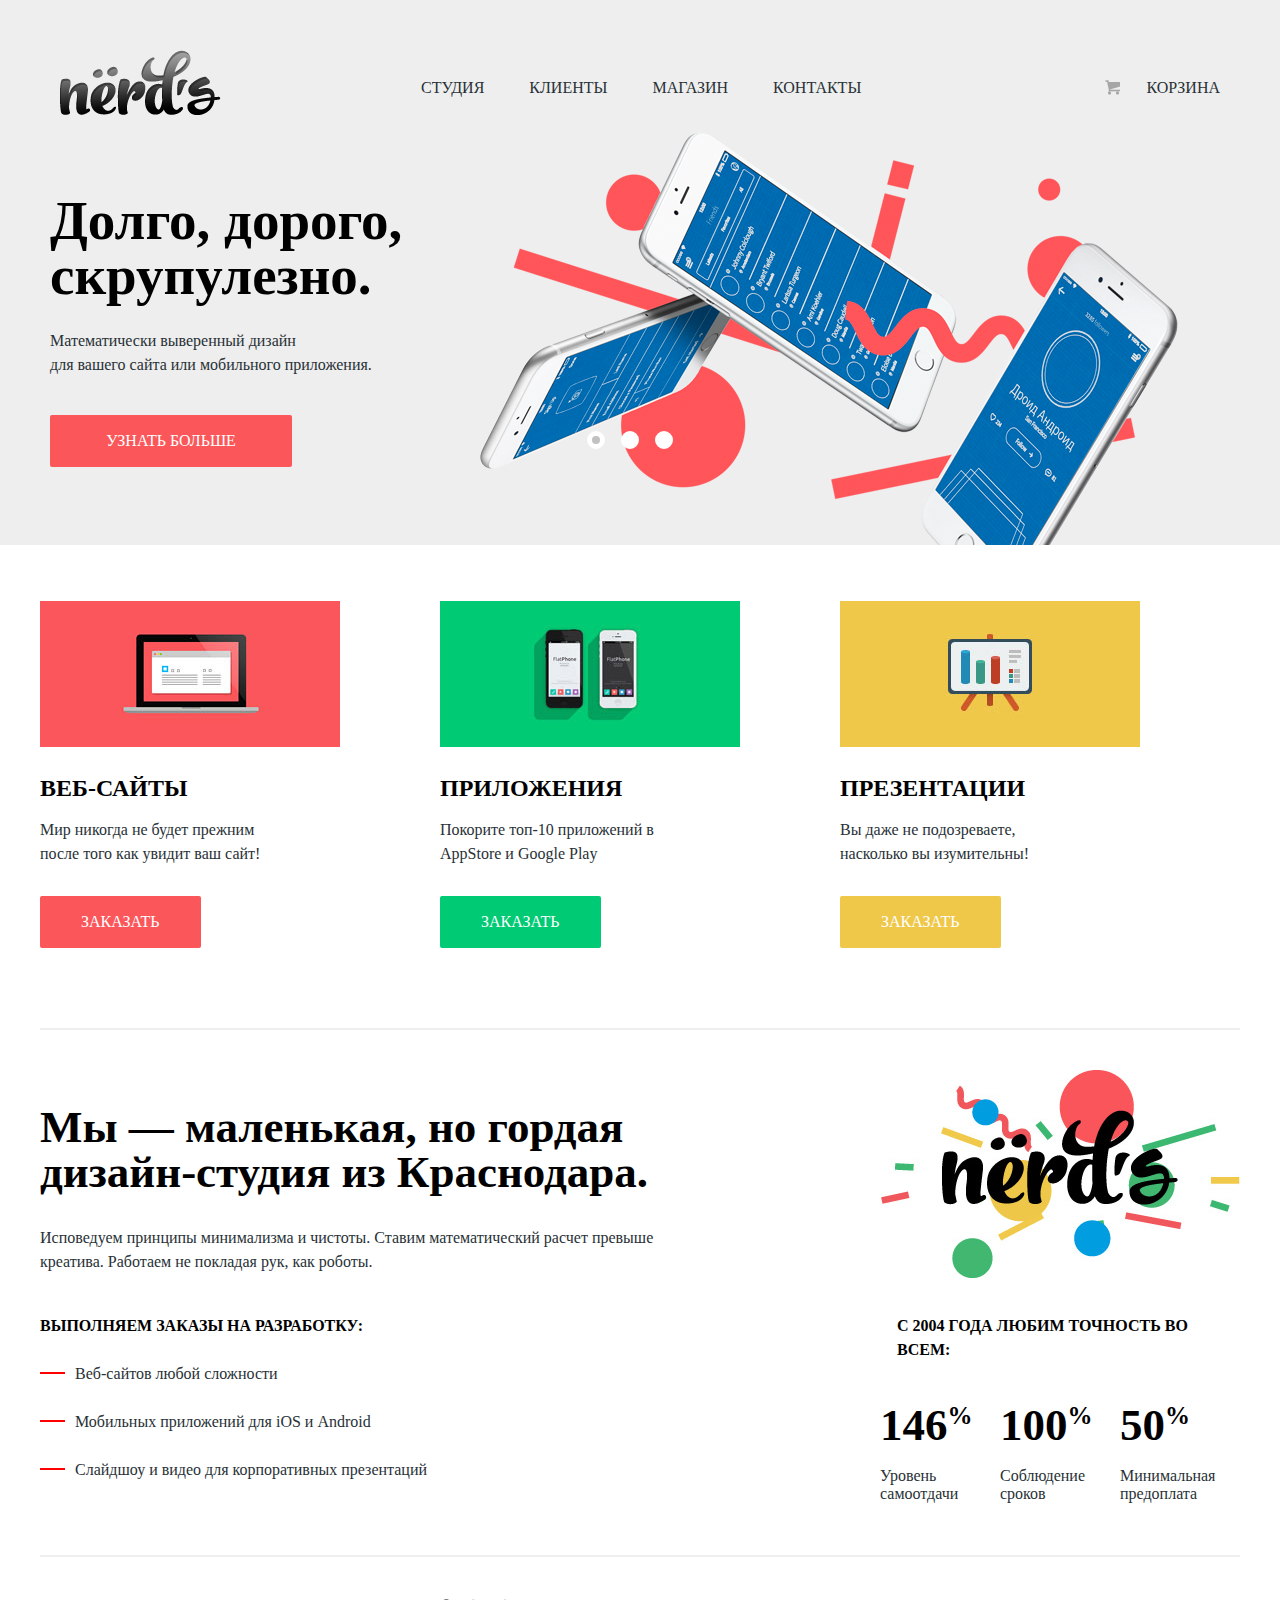
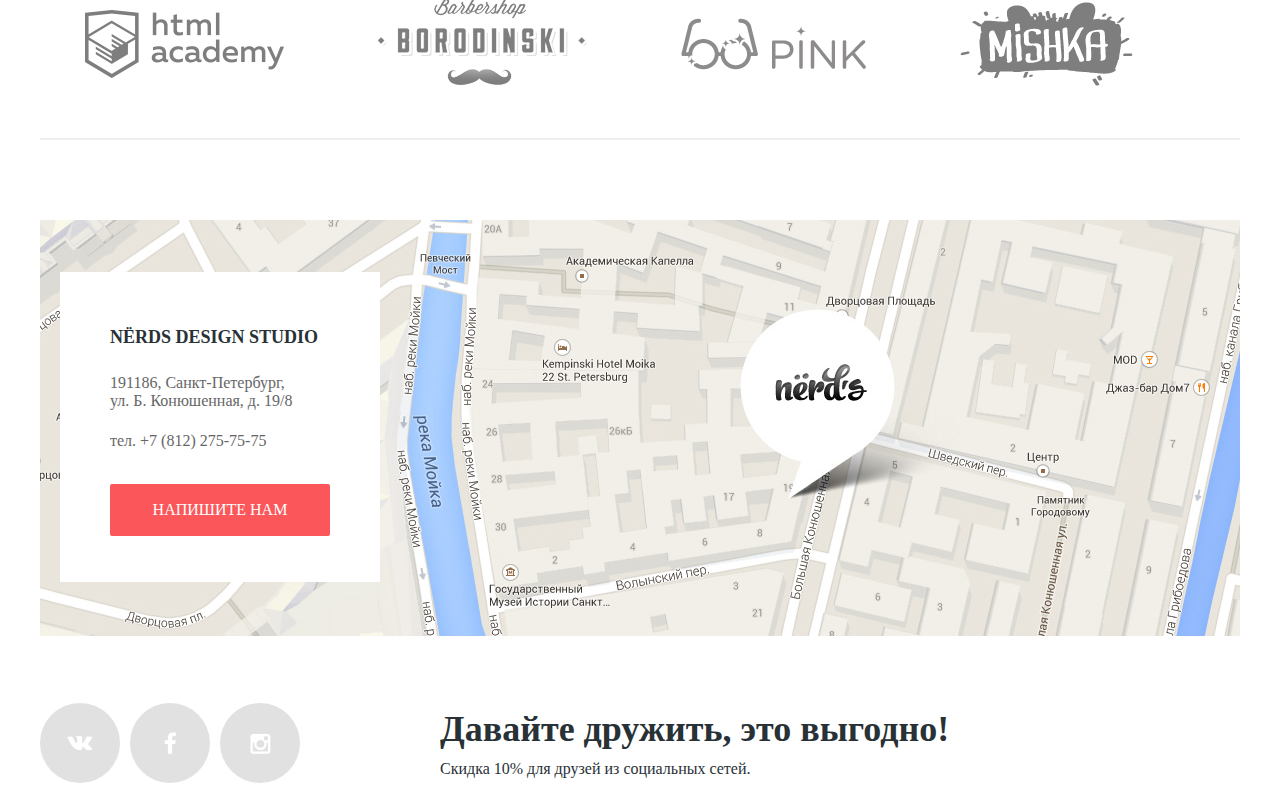
<file: index.html>
<!DOCTYPE html>
<html lang="ru">

<head>
    <meta charset="utf-8">
    <title>HTML Academy: Нёрдс</title>
    <link rel="stylesheet" href="css/style.css">
</head>

<body>

<header class="main-header">
    <div class="container">
        <div class="header-top clearfix">
            <a class="logo-link" href="#"><img class="logo" src="img/logo-nerds.png" alt="логотип"></a>
            <ul>
                <li><a href="#">Студия</a></li>
                <li><a href="#">Клиенты</a></li>
                <li><a href="catalog.html">Магазин</a></li>
                <li><a href="#">Контакты</a></li>
            </ul>
            <img class="img-basket" src="img/icon-basket.png">
            <a class="basket" href="#">Корзина</a>
        </div>
        <div class="slider">

            <input type="radio" id="btn-1" name="toggle" checked>
            <input type="radio" id="btn-2" name="toggle">
            <input type="radio" id="btn-3" name="toggle">
            <div class="controls">
                <label for="btn-1"></label>
                <label for="btn-2"></label>
                <label for="btn-3"></label>
            </div>
            <div class="slides">
                <div class="slide">
                    <div class="slide-text">
                        <div class="slide-title">Долго, дорого, скрупулезно.</div>
                        <p>Математически выверенный дизайн <br>
                            для вашего сайта или мобильного приложения.</p>
                        <a class="btn" href="#">узнать больше</a>
                    </div>
                </div>
                <div class="slide">
                    <div class="slide-text">
                        <div class="slide-title">Любим математику как никто другой</div>
                        <p>Никакого креатива, только математические формулы <br>
                            для расчета идеальных пропорций.</p>
                        <a class="btn" href="#">узнать больше</a>
                    </div>
                </div>
                <div class="slide">
                    <div class="slide-text">
                        <div class="slide-title">Только ночь, только хардкор</div>
                        <p>Работать днем, как все? Мы против этого. <br>
                            Ближе к полуночи работа только начинается.</p>
                        <a class="btn" href="#">узнать больше</a>
                    </div>
                </div>
            </div>
        </div>
    </div>
</header>

<main>
    <div class="container">
        <div class="features">
            <section class="clearfix">
                <article>
                    <img src="img/red-computer.jpg" alt="веб-сайты">
                    <h3>Веб-сайты</h3>
                    <p>Мир никогда не будет прежним после того как увидит ваш сайт!</p>
                    <a class="btn" href="#">Заказать</a>
                </article>
                <article>
                    <img src="img/green-phone.jpg" alt="приложения">
                    <h3>Приложения</h3>
                    <p>Покорите топ-10 приложений в AppStore и Google Play</p>
                    <a class="btn green" href="#">Заказать</a>
                </article>
                <article>
                    <img src="img/yellow-diagram.jpg" alt="презентации">
                    <h3>Презентации</h3>
                    <p>Вы даже не подозреваете, насколько вы изумительны!</p>
                    <a class="btn yellow" href="#">Заказать</a>
                </article>
            </section>
        </div>

        <hr class="hr-1">

        <div class="about-us clearfix">
            <div class="left-column">
                <b>Мы — маленькая, но гордая <br>
                    дизайн-студия из Краснодара.</b>
                <p>Исповедуем принципы минимализма и чистоты. Ставим математический расчет превыше креатива.
                    Работаем не
                    покладая рук, как роботы.</p>
                <span>Выполняем заказы на разработку:</span>
                <ul>
                    <li>Веб-сайтов любой сложности</li>
                    <li>Мобильных приложений для iOS и Android</li>
                    <li>Слайдшоу и видео для корпоративных презентаций</li>
                </ul>
            </div>
            <div class="right-column">
                <img src="img/nerds-illustration.png" alt="nerds">
                <span>с 2004 года любим точность во всем:</span>
                <ul>
                    <li><b>146<sup>%</sup></b><br>Уровень самоотдачи</li>
                    <li><b>100<sup>%</sup></b><br>Соблюдение сроков</li>
                    <li><b>50<sup>%</sup></b><br>Минимальная предоплата</li>
                </ul>
            </div>
        </div>

        <hr class="hr-2">

        <div class="partners">
            <a href="#"><img src="img/html-academy-logo.png" alt="html academy"></a>
            <a href="#"><img src="img/barbershop-logo.png" alt="borodinski"></a>
            <a href="#"><img src="img/pink-logo.png" alt="pink"></a>
            <a href="#"><img src="img/mishka-logo.png" alt="mishka"></a>
        </div>

        <hr class="hr-3">

    </div>
</main>

<section class="contacts-map">
    <div class="map"><img src="img/map.jpg">
        <div class="container">
            <div class="contacts">
                <b>NЁRDS DESIGN STUDIO</b>
                <p>191186, Санкт-Петербург, <br> ул. Б. Конюшенная, д. 19/8</p>
                <p>тел. +7 (812) 275-75-75</p>
                <a class="btn">Напишите нам</a>
            </div>
        </div>
    </div>
</section>

<footer class="main-footer">
    <div class="container">
        <div class="social">
            <a href="#" class="social-btn vk"></a>
            <a href="#" class="social-btn fb"></a>
            <a href="#" class="social-btn insta"></a>
            <h3>Давайте дружить, это выгодно!</h3>
            <p>Скидка 10% для друзей из социальных сетей.</p>
        </div>
    </div>
</footer>

</body>

</html>
</file>
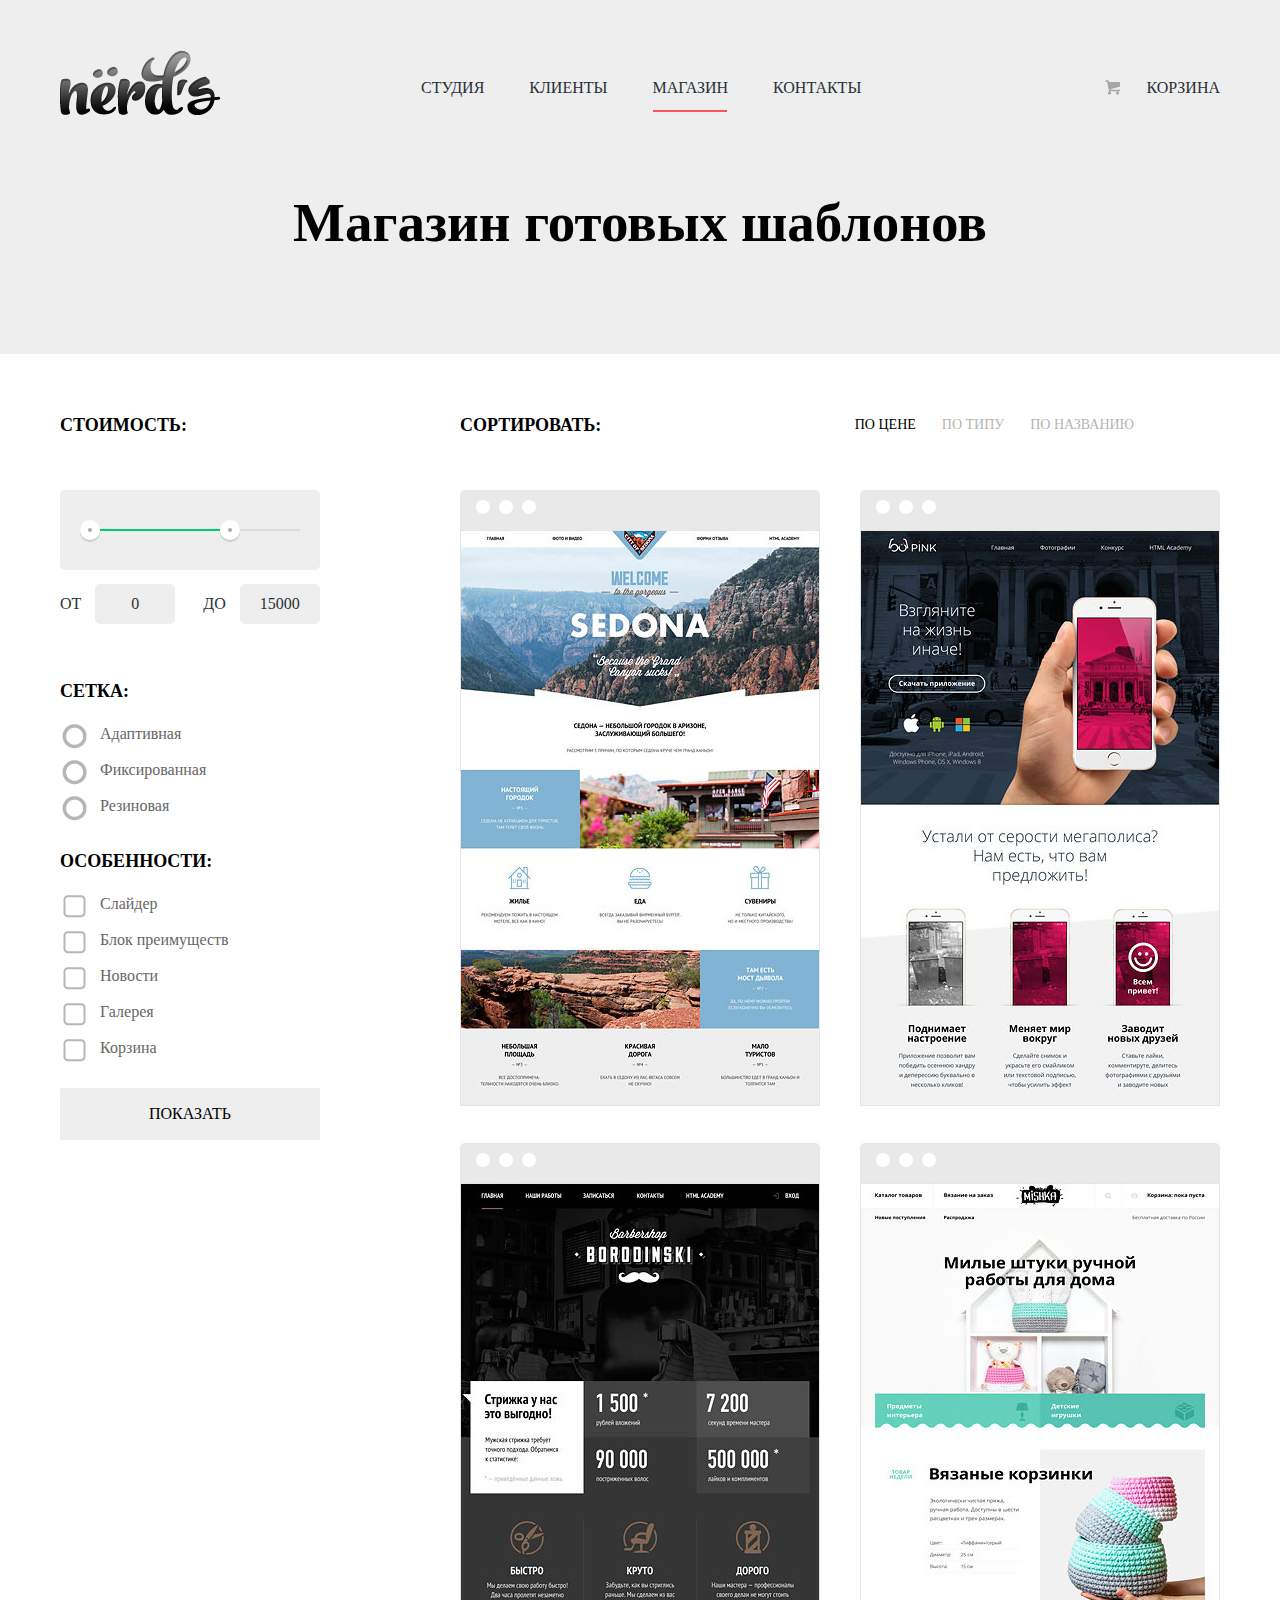
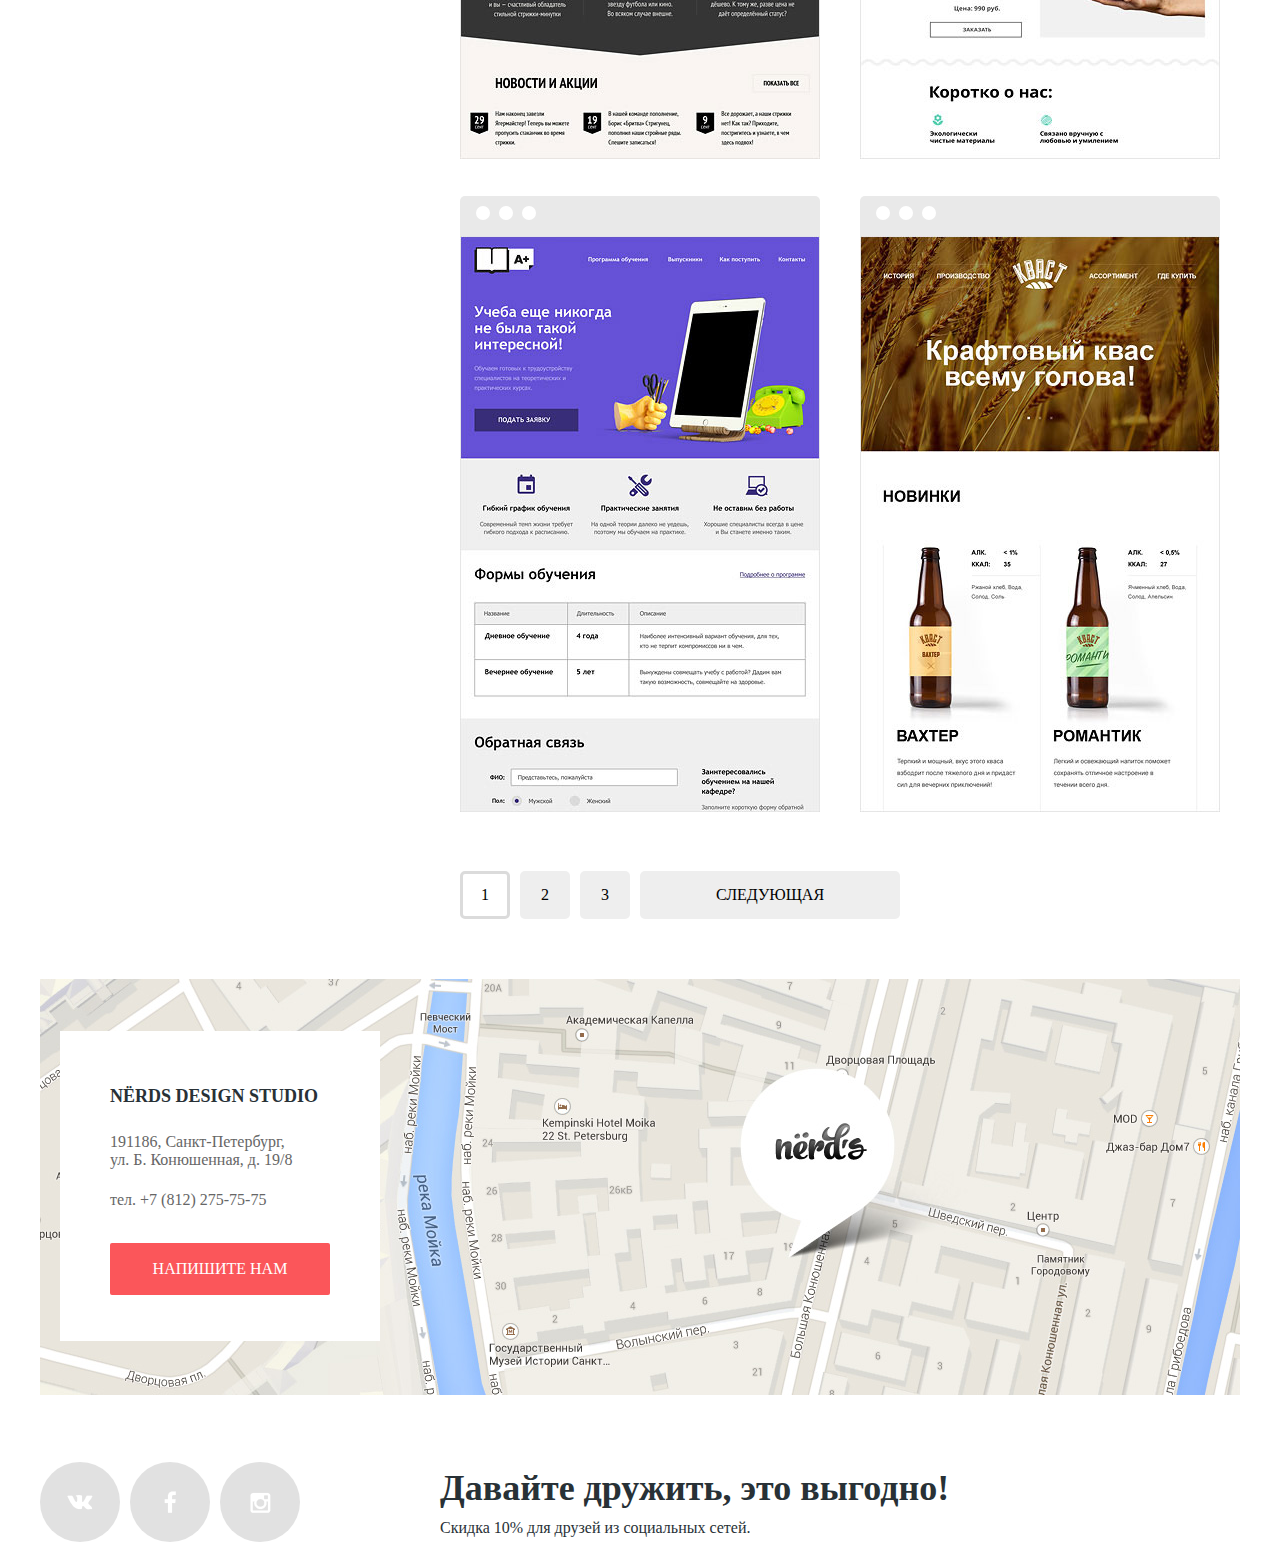
<file: catalog.html>
<!DOCTYPE html>
<html lang="en">
<head>
    <meta charset="UTF-8">
    <title>магазин нердс</title>
    <link rel="stylesheet" href="css/style.css">
</head>
<body class="inner-page">
<header class="main-header">
    <div class="container">
        <div class="header-top clearfix">
            <a class="logo-link" href="index.html"><img class="logo" src="img/logo-nerds.png" alt="логотип"></a>
            <ul>
                <li><a href="#">Студия</a></li>
                <li><a href="#">Клиенты</a></li>
                <li><a href="#" class="selected">Магазин</a></li>
                <li><a href="#">Контакты</a></li>
            </ul>
            <img class="img-basket" src="img/icon-basket.png">
            <a class="basket" href="#">Корзина</a>
        </div>
        <h1>Магазин готовых шаблонов</h1>
    </div>
</header>

<main>
    <div class="container clearfix">
        <aside class="filter-layout">
            <div class="range-filter">
                <h2>стоимость:</h2>
                <div class="range-controls">
                    <div class="scale">
                        <div style="width: 70%;" class="bar"></div>
                    </div>
                    <div class="toggle min-toggle"></div>
                    <div class="toggle max-toggle"></div>
                </div>
                <div class="price-controls">
                    от <input class="min-price" type="text" value="0">
                    до <input class="max-price" type="text" value="15000">
                </div>
            </div>


            <div class="select">
                <div class="net-select">
                    <h2>сетка:</h2>
                    <ul>
                        <li><label><input name="net" type="radio"><span class="radio-select"></span>Адаптивная</label></li>
                        <li><label><input name="net" type="radio"><span class="radio-select"></span>Фиксированная</label></li>
                        <li><label><input name="net" type="radio"><span class="radio-select"></span>Резиновая</label></li>
                    </ul>
                </div>
                <div class="features-select">
                    <h2>особенности:</h2>
                    <ul>
                        <li><label><input type="checkbox"><span class="checkbox-select"></span>Слайдер</label></li>
                        <li><label><input type="checkbox"><span class="checkbox-select"></span>Блок преимуществ</label>
                        </li>
                        <li><label><input type="checkbox"><span class="checkbox-select"></span>Новости</label></li>
                        <li><label><input type="checkbox"><span class="checkbox-select"></span>Галерея</label></li>
                        <li><label><input type="checkbox"><span class="checkbox-select"></span>Корзина</label></li>
                    </ul>
                </div>
                <a class="btn select-btn" href="#">показать</a>
            </div>
        </aside>

        <div class="shop-layout">
            <div class="filters clearfix">
                <h2>сортировать:</h2>
                <ul>
                    <li class="visited">по цене</li>
                    <li>по типу</li>
                    <li>по названию</li>
                </ul>
            </div>
            <section class="clearfix">
                <article class="sedona">
                    <div class="white-circle"></div>
                    <div class="white-circle"></div>
                    <div class="white-circle"></div>
                    <img src="img/img-sedona.jpg">
                    <div class="shop-info">
                        <h2>Sedona</h2>
                        <p>Информационный сайт<br>
                            для туристов</p>
                        <a class="btn" href="#">9 900 руб.</a>
                    </div>
                </article>
                <article class="pink">
                    <div class="white-circle"></div>
                    <div class="white-circle"></div>
                    <div class="white-circle"></div>
                    <img src="img/img-pink.jpg">
                    <div class="shop-info">
                        <h2>Pink App</h2>
                        <p>Продуктовый лендинг<br>
                            приложения для iOS и Android</p>
                        <a class="btn" href="#">9 900 руб.</a>
                    </div>
                </article>
                <article class="barbershop">
                    <div class="white-circle"></div>
                    <div class="white-circle"></div>
                    <div class="white-circle"></div>
                    <img src="img/img-barbershop.jpg">
                    <div class="shop-info">
                        <h2>Barbershop</h2>
                        <p>Сайт салоны красоты.<br>
                            Для мужчин, да.</p>
                        <a class="btn" href="#">9 900 руб.</a>
                    </div>
                </article>
                <article class="mishka">
                    <div class="white-circle"></div>
                    <div class="white-circle"></div>
                    <div class="white-circle"></div>
                    <img src="img/img-mishka.jpg">
                    <div class="shop-info">
                        <h2>MISHKA</h2>
                        <p>Интернет-магазин<br>
                            вязаных игрушек</p>
                        <a class="btn" href="#">9 900 руб.</a>
                    </div>
                </article>
                <article class="aplus">
                    <div class="white-circle"></div>
                    <div class="white-circle"></div>
                    <div class="white-circle"></div>
                    <img src="img/img-aplus.jpg">
                    <div class="shop-info">
                        <h2>A Plus</h2>
                        <p>Лендинг курсов повышения<br>
                            квалификации</p>
                        <a class="btn" href="#">9 900 руб.</a>
                    </div>
                </article>
                <article class="kvast">
                    <div class="white-circle"></div>
                    <div class="white-circle"></div>
                    <div class="white-circle"></div>
                    <img src="img/img-kvast.jpg">
                    <div class="shop-info">
                        <h2>КВАСТ</h2>
                        <p>Промо-сайт производителя<br>
                            крафтового кваса</p>
                        <a class="btn" href="#">9 900 руб.</a>
                    </div>
                </article>
            </section>
            <div class="pagination">
                <a class="selected" href="#">1</a>
                <a href="#">2</a>
                <a href="#">3</a>
                <a href="#">следующая</a>
            </div>
        </div>
    </div>
</main>

<section class="contacts-map">
    <div class="map"><img src="img/map.jpg">
        <div class="container">
            <div class="contacts">
                <b>NЁRDS DESIGN STUDIO</b>
                <p>191186, Санкт-Петербург, <br> ул. Б. Конюшенная, д. 19/8</p>
                <p>тел. +7 (812) 275-75-75</p>
                <a class="btn">Напишите нам</a>
            </div>
        </div>
    </div>
</section>

<footer class="main-footer">
    <div class="container">
        <div class="social">
            <a href="#" class="social-btn vk"></a>
            <a href="#" class="social-btn fb"></a>
            <a href="#" class="social-btn insta"></a>
            <h3>Давайте дружить, это выгодно!</h3>
            <p>Скидка 10% для друзей из социальных сетей.</p>
        </div>
    </div>
</footer>
</body>
</html>
</file>
<file: css/style.css>
html, body {
    margin: 0;
    padding: 0;
}

body {
    font-size: 16px;
    line-height: 24px;
    font-family: "Roboto", serif;
    color: #283136;
}

.container {
    width: 1200px;
    margin: 0 auto;
}

.clearfix::after {
    content: "";
    display: table;
    clear: both;
}

.btn {
    display: inline-block;
    text-decoration: none;
    color: white;
    text-transform: uppercase;
    text-align: center;
    padding: 14px 41px;
    background-color: #fb565a;
    border-radius: 2px;
}

.btn:hover {
    background-color: #e74246;
}

.btn:active {
    background-color: #d7373b;
}

.yellow {
    background-color: #efc84a;
}

 .yellow:hover {
     background-color: #eab534;
 }

.yellow:active {
    background-color: #e5a722;
}

.green {
    background-color: #00ca74;
}

.green:hover {
    background-color: #00bc6c;
}

.green:active {
    background-color: #00aa62;
}

.main-header {
    min-height: 354px;
    background-color: #eee;
    margin-bottom: 56px;
}

.main-header h1 {
    font-size: 55px;
    line-height: 55px;
    color: #000;
    text-align: center;
    margin-top: 80px;
}

.main-header .header-top {
    padding: 0 20px;
}

.main-header .header-top a {
    float: left;
    text-decoration: none;
    line-height: 16px;
}

.main-header .header-top .logo-link {
    line-height: 0;
    font-size: 0;
}

.main-header .header-top .logo {
    margin-top: 50px;
}

.main-header .header-top .logo:hover {
    opacity: 0.9;
}

.main-header .header-top .logo:active {
    opacity: 0.5;
}

.main-header .header-top ul {
    float: left;
    margin: 0;
    margin-top: 80px;
    margin-left: 115px;
}

.main-header .header-top li {
    position: relative;
    float: left;
    list-style-type: none;
    padding-left: 45px;
    text-transform: uppercase;
}

.main-header .header-top li .selected::after {
    /*text-decoration: #fb565a underline;*/
    position: absolute;
    content: "";
    /*bottom: 6px;*/
    top: 30px;
    left: 46px;
    /*right: 20px;*/
    width: 74px;
    height: 2px;
    background-color: #fb565a;
}

.main-header .header-top li .selected:hover {
    color: #283136;
}

.main-header .header-top li .selected:active {
    color: #283136;
    opacity: 1;
}

.main-header .header-top li a {
    color: #283136;
}

.main-header .header-top li a:hover {
    color: #fb565a;
}

.main-header .header-top li a:active {
    color: #000;
    opacity: 0.5;
}

.main-header .header-top a.basket {
    float: right;
    margin-top: 80px;
    text-transform: uppercase;
    color: #283136;
}

.main-header .header-top a.basket:hover {
    color: #fb565a;
}

.main-header .header-top a.basket:active {
    color: #000;
    opacity: 0.5;
}

.main-header .header-top .img-basket {
    position: absolute;
    top: 80px;
    left: 1105px;
}



.main-header .slider {
    position: relative;
    width: 1180px;
    height: 430px;
    margin: 0 auto;
}

.main-header .slider input[type=radio] {
    position: absolute;
    opacity: 0;
}

#btn-1:checked ~ .controls label[for="btn-1"],
#btn-2:checked ~ .controls label[for="btn-2"],
#btn-3:checked ~ .controls label[for="btn-3"] {
    background-color: #c1c1c1 !important;
}

.main-header .slider .slides {
    position: absolute;
    top: 0;
    left: 0;
    width: 100%;
    height: 100%;
    /*overflow: hidden;*/
}

.main-header .slider .slides .slide {
    height: 430px;
}

.main-header .slider .slide:nth-child(1) {
    display: block;
}

.main-header .slider .slide:nth-child(1) {
    background: url("../img/slide1-phones.png") 430px bottom no-repeat;
}

.main-header .slider .slide:nth-child(2) {
    background: url("../img/slide2-computers.png") 430px bottom no-repeat;
}

.main-header .slider .slide:nth-child(3) {
    background: url("../img/slide3-ipad.png") 430px bottom no-repeat;
}

.main-header .slider .slides .slide {
    display: none;
}

#btn-1:checked ~ .slides .slide:nth-child(1) {
    display: block;
}

#btn-2:checked ~ .slides .slide:nth-child(2) {
    display: block;
}

#btn-3:checked ~ .slides .slide:nth-child(3) {
    display: block;
}

.main-header .slider .slides .slide .slide-text {
    width: 450px;
    padding: 30px 0;
}

.main-header .slider .slides .slide .slide-text .btn {
    margin-top: 22px;
    width: 160px;
}

.main-header .slider .slides .slide .slide-title {
    font-weight: bold;
    font-size: 55px;
    line-height: 55px;
    color: #000;
    width: 518px;
    padding-top: 48px;
    padding-bottom: 10px;
}

.main-header .slider .controls {
    position: absolute;
    top: 316px;
    left: 580px;
    width: 200px;
    height: 18px;
    margin-left: -100px;
    text-align: center;
    z-index: 1000;
}

.main-header .slider label {
    display: inline-block;
    width: 8px;
    height: 8px;
    margin: 0 6px;
    background: white;
    border: 5px solid white;
    border-radius: 50%;
    cursor: pointer;
}





main .filter-layout {

    float: left;
    min-height: 400px;
    width: 260px;
    /*background-color: rgba(0,0,0,0.1);*/
    padding: 0 20px;
}

main .shop-layout {
    float: right;
    min-height: 600px;
    width: 800px;
    /*background-color: aqua;*/
}

main .filter-layout .select .select-btn {
    background-color: #eeeeee;
    color: #000;
    width: 260px;
    padding: 14px 0;
}

main .filter-layout .select .select-btn:hover {
    background-color: #dfdfdf;
}

main .filter-layout .select .select-btn:active {
    background-color: #d5d5d5;
    opacity: 0.5;
}



main .filter-layout .select .net-select {
    margin-top: 52px;
}

main .filter-layout .select .net-select label input[type="radio"],
main .filter-layout .select .features-select label input[type="checkbox"] {
          display: none;
      }

main .filter-layout .select .net-select ul .radio-select {
    position: absolute;
    left: 60px;
    width: 28px;
    height: 28px;
    background: url("../img/radio-off.png") center no-repeat;
    opacity: 0.4;
}

main .filter-layout .select .net-select ul .radio-select:hover {
    opacity: 1;
}

.net-select li input[type="radio"]:checked ~ .radio-select {
    background: url("../img/radio-on.png") center no-repeat;
}

.select li {
    color: #666767;
}

.select li:hover {
    color: #000000;
}

.select li:active {
    color: #cdcecf;
}




main .filter-layout .select li {
    padding-bottom: 12px;
}

main li {
    list-style-type: none;
}



main .checkbox-select {
    position: absolute;
    left: 60px;
    width: 28px;
    height: 28px;
    background: url("../img/checkbox-off.png") center no-repeat;
    opacity: 0.4;
}

main .checkbox-select:hover {
    opacity: 1;
}

.features-select li input[type="checkbox"]:checked ~ .checkbox-select {
    background: url("../img/checkbox-on.png") center no-repeat;
}




main .range-filter {
    white-space: nowrap;
}

main h2 {
    font-size: 18px;
    line-height: 30px;
    font-weight: bold;
    color: #000;
    text-transform: uppercase;
    margin: 0;
    /*margin-bottom: 50px;*/
}

main .range-filter .range-controls {
    position: relative;
    width: 220px;
    height: 80px;
    margin-bottom: 14px;
    margin-top: 50px;
    padding: 0 20px;
    border-radius: 5px;
    background: #eeeeee;
    overflow: hidden;
}

main .range-filter .range-controls .scale {
    margin-top: 39px;
    height: 2px;
    width: 100%;
    background: #d7dcde;
}

main .range-filter .range-controls .scale .bar {
    height: 2px;
    background: #00ca74;
}

main .range-filter .range-controls .toggle {
    position: absolute;
    top: 30px;
    left: 20px;
    width: 4px;
    height: 4px;
    background: #ababab;
    cursor: pointer;
    border: 8px solid white;
    border-radius: 50%;
    box-shadow: 0 2px 1px 0 #cccdcd;
}

main .range-filter .range-controls .max-toggle {
    left: 160px;
}

main .range-filter .price-controls {
    text-transform: uppercase;
}

main .range-filter .price-controls input {
    width: 60px;
    padding: 8px 10px;
    margin-left: 10px;
    border: none;
    border-radius: 5px;
    font-size: 16px;
    line-height: 24px;
    font-family: "Roboto", serif;
    color: #283136;
    background: #eeeeee;
    text-align: center;
}

main .range-filter .price-controls .min-price {
    margin-right: 24px;
}





main .filters li {
    text-transform: uppercase;
    font-size: 14px;
    line-height: 18px;
    color: #000000;
    opacity: 0.3;
}

main .filters li:hover {
    color: #000000;
    opacity: 0.6;
}

main .filters li:active,
main .filters .visited {
    color: #000000;
    opacity: 1;
}





main .shop-layout section article {
    float: left;
    position: relative;
    width: 360px;
    border-top: 40px solid #e9e9e9;
    border-radius: 5px;
    margin: 50px 20px;
    margin-bottom: -20px;
}

main .shop-layout section article:hover {
    border-top: 40px solid #4d4d4d;
}

main .shop-layout section article .shop-info {
    position: absolute;
    bottom: 8px;
    padding: 40px 0;
    text-align: center;
    width: 360px;
    max-height: 230px;
    background-color: #eeeeee;
    /*transform: translateY(100%);*/
    display: none;
}

main .shop-layout section article:hover .shop-info {
    /*transform: translateY(0);*/
    display: block;
}

main .shop-layout section article .shop-info p {
    color: #666666;
}

main .shop-layout section article .shop-info .btn {
    width: 120px;
}


main .shop-layout section article:nth-child(2n) {
    margin-right: 0;
}

main .shop-layout section article .white-circle {
    position: absolute;
    top: -30px;
    left: 16px;
    float: left;
    margin-right: 9px;
    background-color: #ffffff;
    width: 14px;
    height: 14px;
    border-radius: 50%;
}
main .shop-layout section article .white-circle:nth-of-type(1) {
    left: 16px;
}
main .shop-layout section article .white-circle:nth-of-type(2) {
    left: 39px;
}
main .shop-layout section article .white-circle:nth-of-type(3) {
    left: 62px;
}


main .shop-layout .pagination {
    margin-top: 72px;
    margin-left: 20px;
}

main .shop-layout .pagination a {
    display: inline-block;
    text-decoration: none;
    text-align: center;
    text-transform: uppercase;
    width: 50px;
    padding: 12px 0;
    margin-right: 6px;
    /*height: 50px;*/
    color: #000;
    background-color: #eeeeee;
    border-radius: 5px;
}

main .shop-layout .pagination a:last-child {
    width: 260px;
}

main .shop-layout .pagination a:hover {
    background-color: #dfdfdf;
}

main .shop-layout .pagination a:active {
    background-color: #d5d5d5;
    color: #959595;
}

main .shop-layout .pagination .selected,
main .shop-layout .pagination .selected:hover,
main .shop-layout .pagination .selected:active {
    background-color: #fff;
    border: 3px solid #dbdbdb;
    box-sizing: border-box;
    padding: 9px 0;
}




main .shop-layout .filters h2 {
    float: left;
    margin-left: 20px;
}

main .shop-layout .filters ul {
    float: right;
    margin: 0;
    margin-right: 80px;
    padding: 0;
}

main .shop-layout .filters ul li {
    float: left;
    margin: 0;
    margin-top: 6px;
    padding-right: 26px;
}




    /*main section article:hover {*/
    /*border-top: 40px solid #4d4d4d;*/
    /*border-radius: 5px;*/
/*}*/

/*main section article:hover::before {*/
    /*position: absolute;*/
    /*bottom: 0;*/
    /*width: 360px;*/
    /*height: 232px;*/
    /*background: #eeeeee;*/
/*}*/




main .features section {
    margin-bottom: 80px;
}

main .features section article h3 {
    font-size: 24px;
    line-height: 30px;
    margin: 0;
    padding-top: 19px;
    padding-bottom: 15px;
    color: black;
    text-transform: uppercase;
}

main .features section article p {
    max-width: 245px;
    margin: 0;
    padding-bottom: 30px;
}

main .features section article {
    float: left;
    margin-right: 100px;
}

main .features section article:nth-child(3n) {
    margin-right: 0;
}

main .about-us b {
    display: inline-block;
    font-size: 45px;
    line-height: 45px;
    color: black;
    padding-bottom: 15px;
}

main .about-us span {
    display: inline-block;
    padding-top: 24px;
    padding-bottom: 24px;
    color: black;
    text-transform: uppercase;
    font-weight: bold;
}

main .about-us .left-column {
    float: left;
    width: 660px;
    margin-top: 35px;
}

main .about-us .left-column p {
    max-width: 620px;
}

main .about-us .left-column li {
    position: relative;
    padding-bottom: 24px;
    padding-left: 35px;
}

main .about-us .left-column li::before {
    position: absolute;
    top: 10px;
    left: 0;
    content: "";
    background-color: red;
    width: 25px;
    height: 2px;

}

main .about-us .right-column {
    float: right;
    width: 360px;
}

main .about-us ul {
    margin: 0;
    padding: 0;
    list-style-type: none;
}

main .about-us .right-column li {
    float: left;
    width: 110px;
    margin-right: 10px;
    line-height: 18px;
}

main .about-us .right-column li:nth-child(3) {
    margin-right: 0;
}

main .about-us .right-column span {
    padding-top: 29px;
    padding-bottom: 31px;
    padding-left: 17px;
}

main .about-us .right-column b {
    display: inline-block;
    font-size: 45px;
    line-height: 45px;
    color: black;
    padding-bottom: 19px;
}

main .about-us .right-column b sup {
    font-size: 25px;
    top: -0.6em;
}

main hr {
    border: none;
    background-color: #eeeeee;
    height: 2px;
}

main .hr-1 {
    margin-bottom: 40px;
}

main .hr-2 {
    margin-top: 49px;
}



main .partners a {
    position: relative;
    display: inline-block;
    vertical-align: middle;
    padding: 34px 45px;
}

/*main .partners div::after {*/
    /*position: absolute;*/
    /*top: 30px;*/
    /*left: 300px;*/
    /*content: "";*/
    /*background-color: #eeeeee;*/
    /*width: 2px;*/
    /*height: 52px;*/
/*}*/

main .partners a {
    opacity: 0.5;
}

main .partners a:hover {
    opacity: 1;
}

main .partners a:active {
    opacity: 0.25;
}

.contacts-map .map {
    position: relative;
    z-index: 1;
    margin: 0 auto;
    margin-top: 80px;
    margin-left: 40px;
}

.inner-page .contacts-map .map {
    margin-top: 60px;
}

.contacts-map .map .contacts {
    position: absolute;
    top: 52px;
    left: 20px;
    z-index: 10;
    background: white;
    width: 220px;
    height: 210px;
    padding: 50px;
    text-align: center;
}

.contacts-map .map .contacts b {
    display: block;
    margin-top: 0;
    text-align: left;
    font-size: 18px;
    line-height: 30px;
}

.contacts-map .map .contacts p {
    color: #666666;
    text-align: left;
    margin-top: 22px;
    line-height: 18px;
}

.contacts-map .map .contacts a.btn {
    box-sizing: border-box;
    width: 100%;
    margin-top: 18px;
}




.main-footer {
    margin-top: 60px;
}

.main-footer .social .social-btn {
    display: block;
    float: left;
    margin-right: 10px;
    border-radius: 50%;
    width: 80px;
    height: 80px;
    text-decoration: none;
}

.main-footer .social .vk {
    background: #e1e1e1 url("../img/vk-icon.png") center no-repeat;
}

.main-footer .social .vk:hover {
    background-color: #e74246;
}

.main-footer .social .vk:active {
    background-color: #d7373b;
}

.main-footer .social .fb {
    background: #e1e1e1 url("../img/fb-icon.png") center no-repeat;
}

.main-footer .social .fb:hover {
    background-color: #e74246;
}

.main-footer .social .fb:active {
    background-color: #d7373b;
}

.main-footer .social .insta {
    background: #e1e1e1 url("../img/insta-icon.png") center no-repeat;
}

.main-footer .social .insta:hover {
    background-color: #e74246;
}

.main-footer .social .insta:active {
    background-color: #d7373b;
}

.main-footer .social h3 {
    font-size: 36px;
    line-height: 36px;
    margin-bottom: 0;
    padding-left: 400px;
    padding-top: 8px;
}

.main-footer .social p {
    padding-left: 400px;
    margin-top: 10px;
}
</file>
